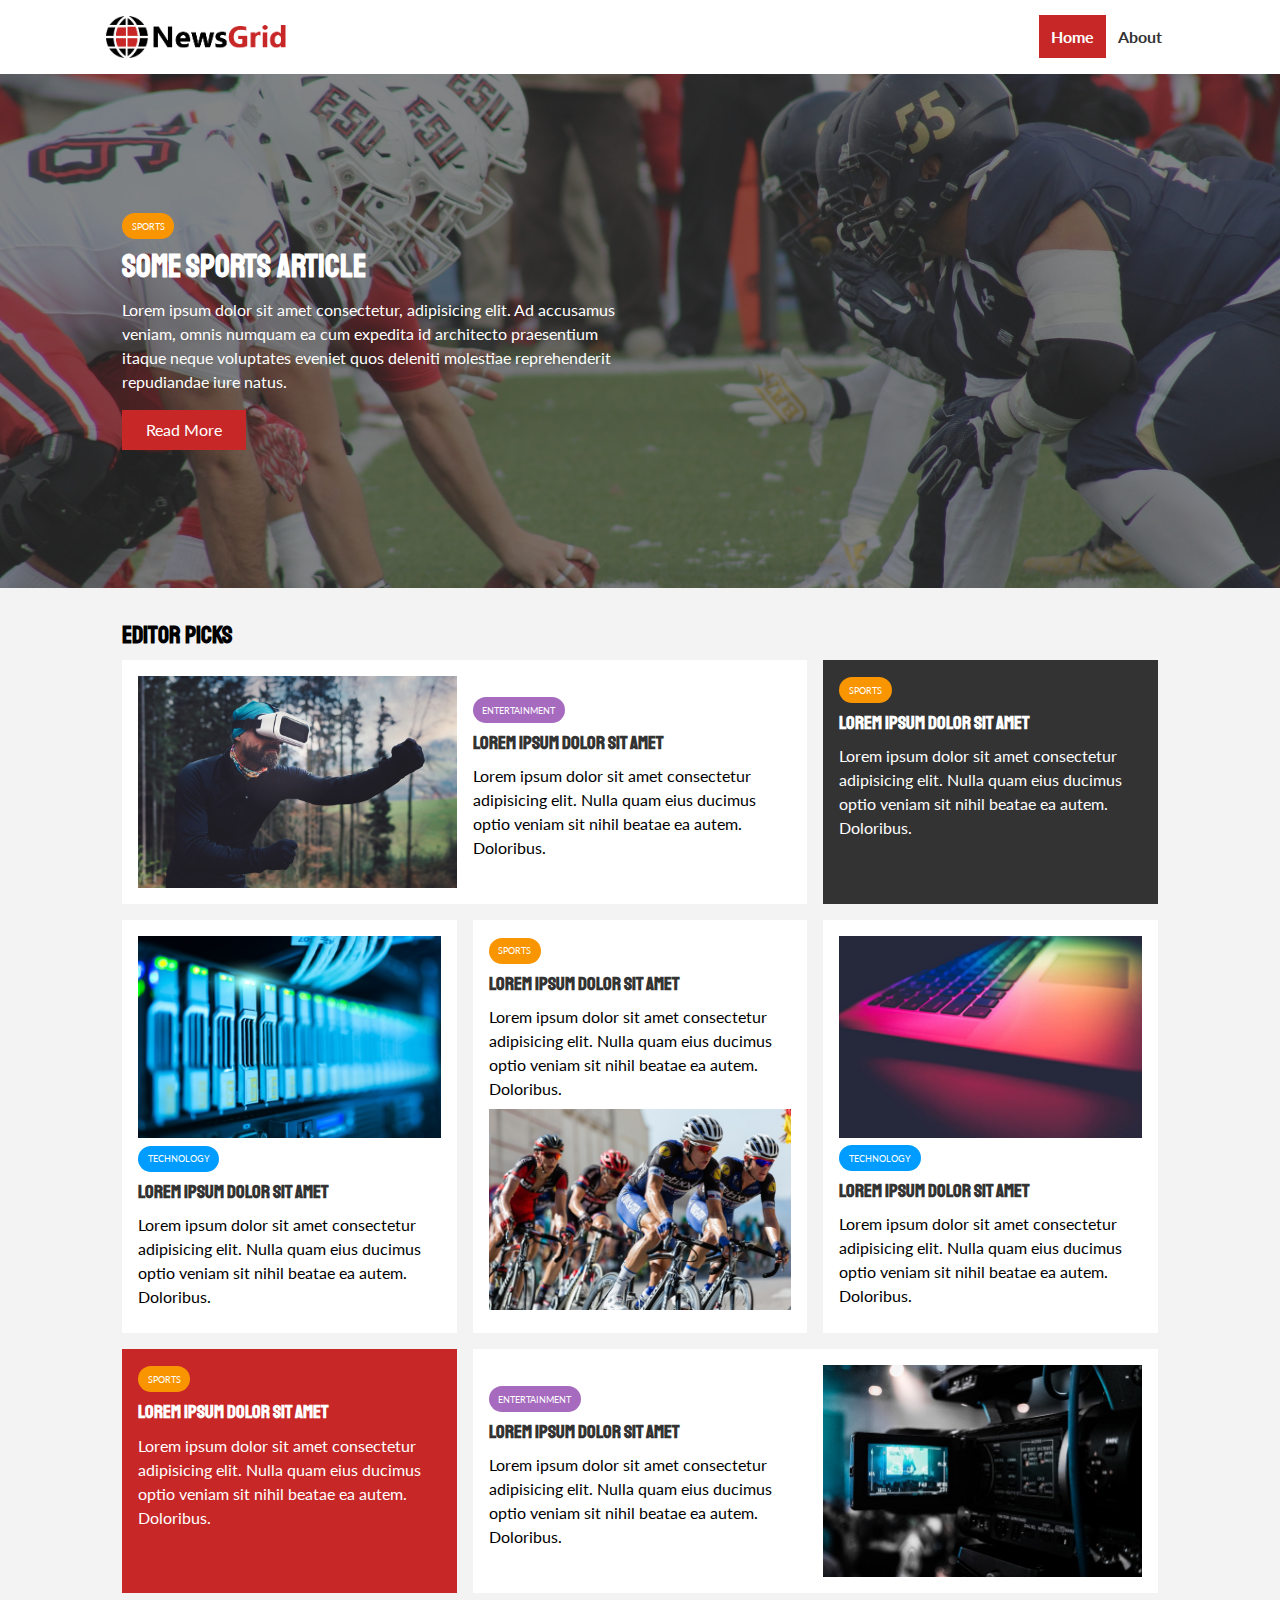
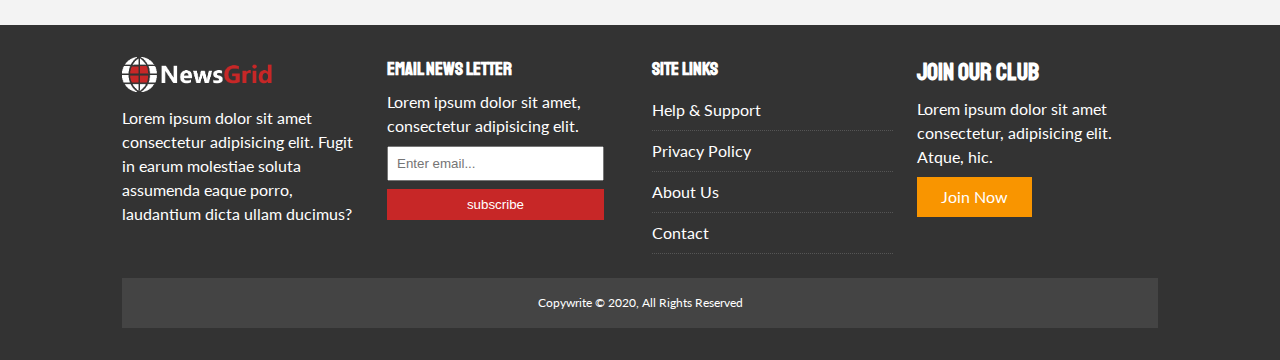
<file: index.html>
<!DOCTYPE html>
<html lang="en">
<head>
  <meta charset="UTF-8">
  <meta name="viewport" content="width=device-width, initial-scale=1.0">
  <link rel="preconnect" href="https://fonts.gstatic.com"> 
  <link href="https://fonts.googleapis.com/css2?family=Lato&family=Staatliches&display=swap" rel="stylesheet">
  <link rel="stylesheet" href="https://use.fontawesome.com/releases/v5.15.2/css/all.css" integrity="sha384-vSIIfh2YWi9wW0r9iZe7RJPrKwp6bG+s9QZMoITbCckVJqGCCRhc+ccxNcdpHuYu" crossorigin="anonymous">
  <link rel="stylesheet" href="css/style.css">
  <link rel="stylesheet" media="screen and (max-width:768px)" href="css/mobile.css">
  <link rel="shotcut icon" type="img/x-icon" href="favicon.ico">
  <title>Newsgrid | Latest News</title>
</head>
<body>
  <nav id="main-nav">
    <div class="container">
      <img src="img/logo.png" alt="newsgrid" class="logo">
      <div class="social">
        <a href="#" target="_blank"><i class="fab fa-facebook fa-2x"></i></a>
        <a href="#" target="_blank"><i class="fab fa-twitter fa-2x"></i></a>
        <a href="#" target="_blank"><i class="fab fa-instagram fa-2x"></i></a>
        <a href="#" target="_blank"><i class="fab fa-youtube fa-2x"></i></a>
      </div>
      <ul>
        <li><a href="index.html" class="current">Home</a></li>
        <li><a href="about.html">About</a></li>
      </ul>

    </div>
  </nav>

  <!-- showcase -->
  <header id="showcase">
    <div class="container">
      <div class="showcase-container">
        <div class="showcase-content">
          <div class="category category-sports">Sports</div>
          <h1>Some Sports Article</h1>
          <p>Lorem ipsum dolor sit amet consectetur, adipisicing elit. Ad accusamus veniam, omnis numquam ea cum expedita id architecto praesentium itaque neque voluptates eveniet quos deleniti molestiae reprehenderit repudiandae iure natus.</p>
          <a href="article.html" class="btn btn-primary">Read More</a>
        </div>
      </div>
    </div>
  </header>

  <!-- Home Articles -->
  <section id="home-articles" class="py-2">
    <div class="container">
        <h2>Editor Picks</h2>
        <div class="articles-container">
          <article class="card">
            <img src="img/articles/ent1.jpg" alt="">
            <div>
              <div class="category category-ent">Entertainment</div>
              <h3>
                <a href="article.html">Lorem ipsum dolor sit amet</a>
              </h3>
              <p>Lorem ipsum dolor sit amet consectetur adipisicing elit. Nulla quam eius ducimus optio veniam sit nihil beatae ea autem. Doloribus.</p>
            </div>
          </article>
          <article class="card bg-dark">
            <div class="category category-sports">Sports</div>
            <h3>
              <a href="article.html">Lorem ipsum dolor sit amet</a>
            </h3>
            <p>Lorem ipsum dolor sit amet consectetur adipisicing elit. Nulla quam eius ducimus optio veniam sit nihil beatae ea autem. Doloribus.</p>
          </article>
          <article class="card">
            <img src="img/articles/tech1.jpg" alt="">
            <div class="category category-tech">Technology</div>
            <h3>
              <a href="article.html">Lorem ipsum dolor sit amet</a>
            </h3>
            <p>Lorem ipsum dolor sit amet consectetur adipisicing elit. Nulla quam eius ducimus optio veniam sit nihil beatae ea autem. Doloribus.</p>
          </article>
          <article class="card">
            <div class="category category-sports">Sports</div>
            <h3>
              <a href="article.html">Lorem ipsum dolor sit amet</a>
            </h3>
            <p>Lorem ipsum dolor sit amet consectetur adipisicing elit. Nulla quam eius ducimus optio veniam sit nihil beatae ea autem. Doloribus.</p>
            <img src="img/articles/sports1.jpg" alt="">
          </article>
          <article class="card">
            <img src="img/articles/tech2.jpg" alt="">
            <div class="category category-tech">Technology</div>
            <h3>
              <a href="article.html">Lorem ipsum dolor sit amet</a>
            </h3>
            <p>Lorem ipsum dolor sit amet consectetur adipisicing elit. Nulla quam eius ducimus optio veniam sit nihil beatae ea autem. Doloribus.</p>
          </article>
          <article class="card bg-primary">
            <div class="category category-sports">Sports</div>
            <h3>
              <a href="article.html">Lorem ipsum dolor sit amet</a>
            </h3>
            <p>Lorem ipsum dolor sit amet consectetur adipisicing elit. Nulla quam eius ducimus optio veniam sit nihil beatae ea autem. Doloribus.</p>
          </article>
          <article class="card">
            <div>
              <div class="category category-ent">Entertainment</div>
              <h3>
                <a href="article.html">Lorem ipsum dolor sit amet</a>
              </h3>
              <p>Lorem ipsum dolor sit amet consectetur adipisicing elit. Nulla quam eius ducimus optio veniam sit nihil beatae ea autem. Doloribus.</p>
            </div>
            <img src="img/articles/ent2.jpg" alt="">
          </article>
        </div>
    </div>
  </section>

  <!-- footer -->
  <footer id="main-footer" class="py-2">
    <div class="container footer-container">
      <div>
        <img src="img/logo_light.png" alt="news-grid">
        <p>Lorem ipsum dolor sit amet consectetur adipisicing elit. Fugit in earum molestiae soluta assumenda eaque porro, laudantium dicta ullam ducimus?</p>
      </div>
      <div>
        <h3>Email News Letter</h3>
        <p>Lorem ipsum dolor sit amet, consectetur adipisicing elit.</p>
        <form>
          <input type="email" placeholder="Enter email...">
          <input type="submit" value="subscribe" class="btn btn-primary">
        </form>
      </div>
      <div>
        <h3>Site Links</h3>
        <ul class="list">
          <li><a href="#">Help & Support</a></li>
          <li><a href="#">Privacy Policy</a></li>
          <li><a href="#">About Us</a></li>
          <li><a href="#">Contact</a></li>
        </ul>
      </div>
      <div>
        <h2>Join Our Club</h2>
        <p>Lorem ipsum dolor sit amet consectetur, adipisicing elit. Atque, hic.</p>
        <a href="#" class="btn btn-secondary">Join Now</a>
      </div>
      <div>
        <p>Copywrite &copy; 2020, All Rights Reserved</p>
      </div>
    </div>
  </footer>
  
</body>
</html>
</file>
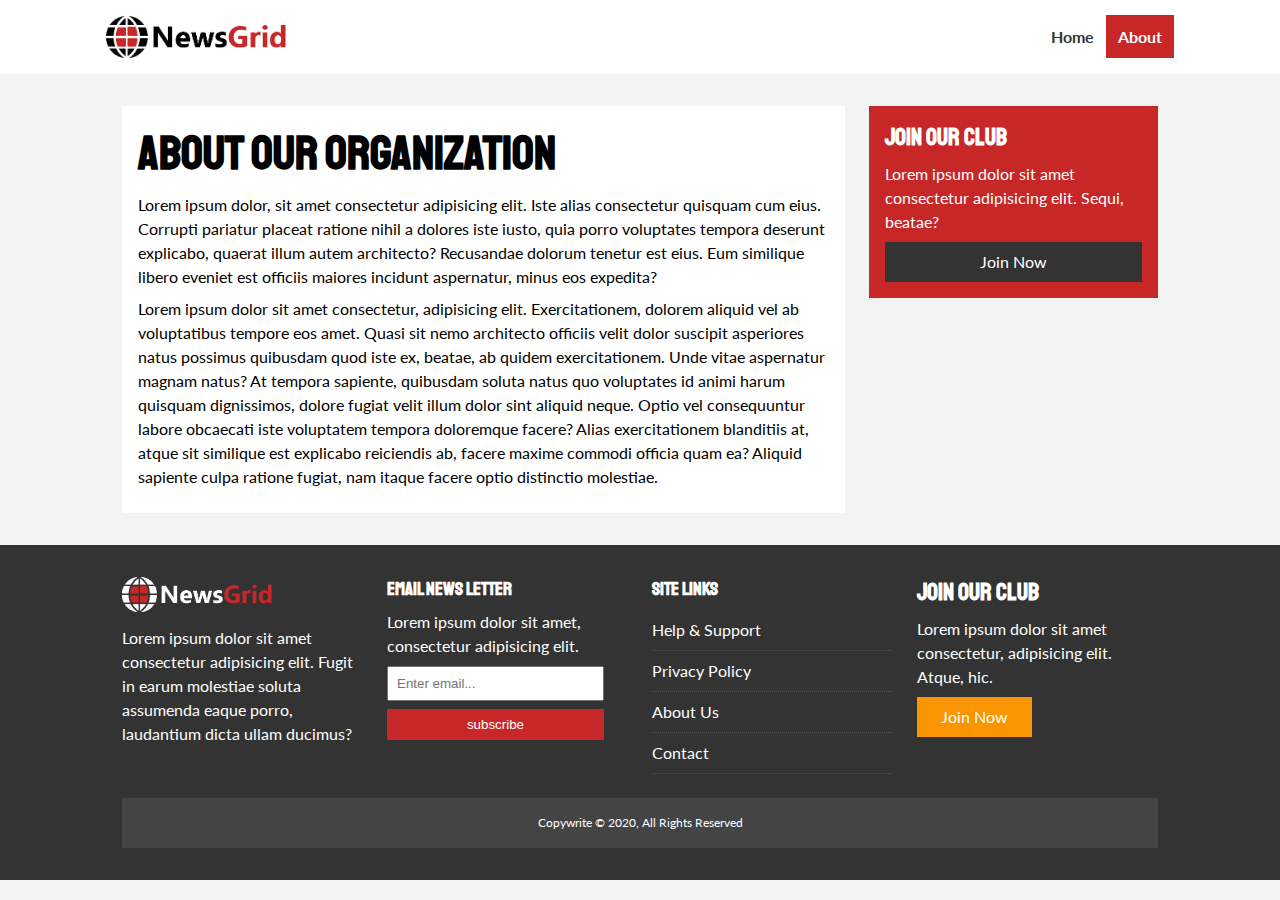
<file: about.html>
<!DOCTYPE html>
<html lang="en">
<head>
  <meta charset="UTF-8">
  <meta name="viewport" content="width=device-width, initial-scale=1.0">
  <link rel="preconnect" href="https://fonts.gstatic.com"> 
  <link href="https://fonts.googleapis.com/css2?family=Lato&family=Staatliches&display=swap" rel="stylesheet">
  <link rel="stylesheet" href="https://use.fontawesome.com/releases/v5.15.2/css/all.css" integrity="sha384-vSIIfh2YWi9wW0r9iZe7RJPrKwp6bG+s9QZMoITbCckVJqGCCRhc+ccxNcdpHuYu" crossorigin="anonymous">
  <link rel="stylesheet" href="css/style.css">
  <link rel="stylesheet" media="screen and (max-width:768px)" href="css/mobile.css">
  <link rel="shotcut icon" type="img/x-icon" href="favicon.ico">
  <title>Newsgrid | About</title>
</head>
<body>
  <nav id="main-nav">
    <div class="container">
      <img src="img/logo.png" alt="newsgrid" class="logo">
      <div class="social">
        <a href="#" target="_blank"><i class="fab fa-facebook fa-2x"></i></a>
        <a href="#" target="_blank"><i class="fab fa-twitter fa-2x"></i></a>
        <a href="#" target="_blank"><i class="fab fa-instagram fa-2x"></i></a>
        <a href="#" target="_blank"><i class="fab fa-youtube fa-2x"></i></a>
      </div>
      <ul>
        <li><a href="index.html">Home</a></li>
        <li><a href="about.html" class="current">About</a></li>
      </ul>

    </div>
  </nav>

  <section id="about">
    <div class="container">
      <div class="page-container">
        <article class="card">
          <h1 class="l-heading">About Our Organization</h1>
          <p>Lorem ipsum dolor, sit amet consectetur adipisicing elit. Iste alias consectetur quisquam cum eius. Corrupti pariatur placeat ratione nihil a dolores iste iusto, quia porro voluptates tempora deserunt explicabo, quaerat illum autem architecto? Recusandae dolorum tenetur est eius. Eum similique libero eveniet est officiis maiores incidunt aspernatur, minus eos expedita?</p>
          <p>Lorem ipsum dolor sit amet consectetur, adipisicing elit. Exercitationem, dolorem aliquid vel ab voluptatibus tempore eos amet. Quasi sit nemo architecto officiis velit dolor suscipit asperiores natus possimus quibusdam quod iste ex, beatae, ab quidem exercitationem. Unde vitae aspernatur magnam natus? At tempora sapiente, quibusdam soluta natus quo voluptates id animi harum quisquam dignissimos, dolore fugiat velit illum dolor sint aliquid neque. Optio vel consequuntur labore obcaecati iste voluptatem tempora doloremque facere? Alias exercitationem blanditiis at, atque sit similique est explicabo reiciendis ab, facere maxime commodi officia quam ea? Aliquid sapiente culpa ratione fugiat, nam itaque facere optio distinctio molestiae.</p>
        </article>
        <aside class="card bg-primary">
          <h2>Join Our Club</h2>
          <p>Lorem ipsum dolor sit amet consectetur adipisicing elit. Sequi, beatae?</p>
          <a href="" class="btn btn-dark btn-block">Join Now</a>
        </aside>
      </div>
    </div>
  </section>
  
  <!-- footer -->
  <footer id="main-footer" class="py-2">
    <div class="container footer-container">
      <div>
        <img src="img/logo_light.png" alt="news-grid">
        <p>Lorem ipsum dolor sit amet consectetur adipisicing elit. Fugit in earum molestiae soluta assumenda eaque porro, laudantium dicta ullam ducimus?</p>
      </div>
      <div>
        <h3>Email News Letter</h3>
        <p>Lorem ipsum dolor sit amet, consectetur adipisicing elit.</p>
        <form>
          <input type="email" placeholder="Enter email...">
          <input type="submit" value="subscribe" class="btn btn-primary">
        </form>
      </div>
      <div>
        <h3>Site Links</h3>
        <ul class="list">
          <li><a href="#">Help & Support</a></li>
          <li><a href="#">Privacy Policy</a></li>
          <li><a href="#">About Us</a></li>
          <li><a href="#">Contact</a></li>
        </ul>
      </div>
      <div>
        <h2>Join Our Club</h2>
        <p>Lorem ipsum dolor sit amet consectetur, adipisicing elit. Atque, hic.</p>
        <a href="#" class="btn btn-secondary">Join Now</a>
      </div>
      <div>
        <p>Copywrite &copy; 2020, All Rights Reserved</p>
      </div>
    </div>
  </footer>
  
</body>
</html>
</file>
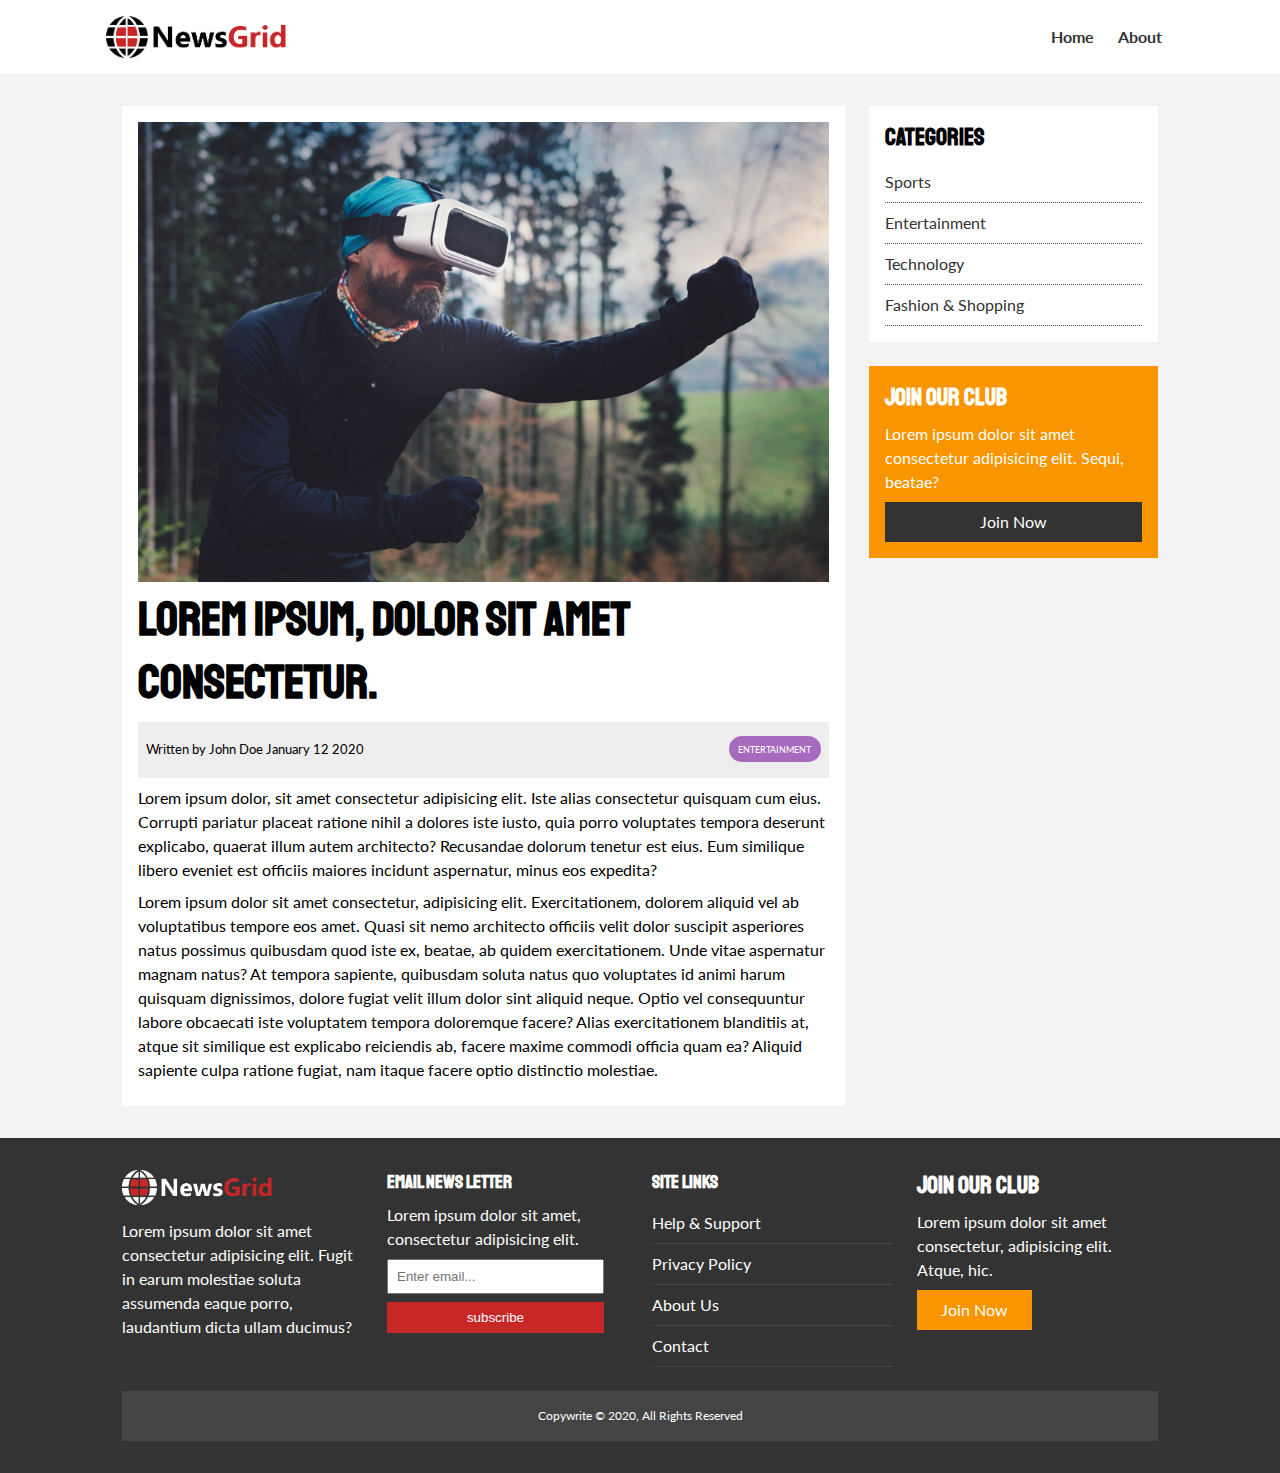
<file: article.html>
<!DOCTYPE html>
<html lang="en">
<head>
  <meta charset="UTF-8">
  <meta name="viewport" content="width=device-width, initial-scale=1.0">
  <link rel="preconnect" href="https://fonts.gstatic.com"> 
  <link href="https://fonts.googleapis.com/css2?family=Lato&family=Staatliches&display=swap" rel="stylesheet">
  <link rel="stylesheet" href="https://use.fontawesome.com/releases/v5.15.2/css/all.css" integrity="sha384-vSIIfh2YWi9wW0r9iZe7RJPrKwp6bG+s9QZMoITbCckVJqGCCRhc+ccxNcdpHuYu" crossorigin="anonymous">
  <link rel="stylesheet" href="css/style.css">
  <link rel="stylesheet" media="screen and (max-width:768px)" href="css/mobile.css">
  <link rel="shotcut icon" type="img/x-icon" href="favicon.ico">
  <title>Newsgrid | Article</title>
</head>
<body>
  <nav id="main-nav">
    <div class="container">
      <img src="img/logo.png" alt="newsgrid" class="logo">
      <div class="social">
        <a href="#" target="_blank"><i class="fab fa-facebook fa-2x"></i></a>
        <a href="#" target="_blank"><i class="fab fa-twitter fa-2x"></i></a>
        <a href="#" target="_blank"><i class="fab fa-instagram fa-2x"></i></a>
        <a href="#" target="_blank"><i class="fab fa-youtube fa-2x"></i></a>
      </div>
      <ul>
        <li><a href="index.html">Home</a></li>
        <li><a href="about.html">About</a></li>
      </ul>

    </div>
  </nav>

  <section id="article">
    <div class="container">
      <div class="page-container">
        <article class="card">
          <img src="img/articles/ent1.jpg" alt="">
          <h1 class="l-heading">Lorem ipsum, dolor sit amet consectetur.</h1>
          <div class="meta">
            <small>
              <i class="fas fa-user"></i> Written by John Doe January 12 2020
            </small>
            <div class="category category-ent">Entertainment</div>
          </div>
          <p>Lorem ipsum dolor, sit amet consectetur adipisicing elit. Iste alias consectetur quisquam cum eius. Corrupti pariatur placeat ratione nihil a dolores iste iusto, quia porro voluptates tempora deserunt explicabo, quaerat illum autem architecto? Recusandae dolorum tenetur est eius. Eum similique libero eveniet est officiis maiores incidunt aspernatur, minus eos expedita?</p>
          <p>Lorem ipsum dolor sit amet consectetur, adipisicing elit. Exercitationem, dolorem aliquid vel ab voluptatibus tempore eos amet. Quasi sit nemo architecto officiis velit dolor suscipit asperiores natus possimus quibusdam quod iste ex, beatae, ab quidem exercitationem. Unde vitae aspernatur magnam natus? At tempora sapiente, quibusdam soluta natus quo voluptates id animi harum quisquam dignissimos, dolore fugiat velit illum dolor sint aliquid neque. Optio vel consequuntur labore obcaecati iste voluptatem tempora doloremque facere? Alias exercitationem blanditiis at, atque sit similique est explicabo reiciendis ab, facere maxime commodi officia quam ea? Aliquid sapiente culpa ratione fugiat, nam itaque facere optio distinctio molestiae.</p>
        </article>
        <aside id="categories" class="card">
          <h2>Categories</h2>
          <ul class="list">
            <li><a href="#"><i class="fas fa-chevron-right"></i> 
            Sports</a></li>
            <li><a href="#"><i class="fas fa-chevron-right"></i> 
            Entertainment</a></li>
            <li><a href="#"><i class="fas fa-chevron-right"></i> 
            Technology</a></li>
            <li><a href="#"><i class="fas fa-chevron-right"></i> 
            Fashion & Shopping</a></li>
          </ul>
        </aside>
        <aside class="card bg-secondary">
          <h2>Join Our Club</h2>
          <p>Lorem ipsum dolor sit amet consectetur adipisicing elit. Sequi, beatae?</p>
          <a href="" class="btn btn-dark btn-block">Join Now</a>
        </aside>
      </div>
    </div>
  </section>
  
  <!-- footer -->
  <footer id="main-footer" class="py-2">
    <div class="container footer-container">
      <div>
        <img src="img/logo_light.png" alt="news-grid">
        <p>Lorem ipsum dolor sit amet consectetur adipisicing elit. Fugit in earum molestiae soluta assumenda eaque porro, laudantium dicta ullam ducimus?</p>
      </div>
      <div>
        <h3>Email News Letter</h3>
        <p>Lorem ipsum dolor sit amet, consectetur adipisicing elit.</p>
        <form>
          <input type="email" placeholder="Enter email...">
          <input type="submit" value="subscribe" class="btn btn-primary">
        </form>
      </div>
      <div>
        <h3>Site Links</h3>
        <ul class="list">
          <li><a href="#">Help & Support</a></li>
          <li><a href="#">Privacy Policy</a></li>
          <li><a href="#">About Us</a></li>
          <li><a href="#">Contact</a></li>
        </ul>
      </div>
      <div>
        <h2>Join Our Club</h2>
        <p>Lorem ipsum dolor sit amet consectetur, adipisicing elit. Atque, hic.</p>
        <a href="#" class="btn btn-secondary">Join Now</a>
      </div>
      <div>
        <p>Copywrite &copy; 2020, All Rights Reserved</p>
      </div>
    </div>
  </footer>
  
</body>
</html>
</file>
<file: css/style.css>
:root {
  --primary-color: #c72727;
  --secondary-color: #f99500;
  --light-color: #f3f3f3;
  --dark-color: #333;
  --max-width: 1100px;
}

.category {
  --sports-color: #f99500;
  --ent-color: #a66bbe;
  --tech-color: #009cff;
}

* {
  padding: 0;
  margin: 0;
  box-sizing: border-box;
}

body {
  font-family: 'lato', sans-serif;
  line-height: 1.5;
  background: var(--light-color);
}

a {
  color: #333;
  text-decoration: none;
}

ul {
  list-style: none;
}

img {
  width: 100%;
}

h1, h2, h3, h4, h5, h6 {
  font-family: 'Staatliches', cursive;
  margin-bottom: .55rem;
  line-height: 1.3;
}

p {
  margin: 0.5rem 0;
}

/* utilities */
.container {
  max-width: var(--max-width);
  margin: auto;
  padding: 0 2rem;
  overflow: hidden;
}

.category {
  display: inline-block;
  color: #fff;
  font-size: 0.55rem;
  text-transform: uppercase;
  padding: 0.4rem 0.6rem;
  border-radius: 15px;
  margin-bottom: 0.5rem;
}

.category-sports { background: var(--sports-color)}
.category-ent { background: var(--ent-color)}
.category-tech { background: var(--tech-color)}

.btn {
  display: inline-block;
  border: none;
  background: var(--dark-color);
  color: white;
  padding: 0.5rem 1.5rem;
}

.btn-light { background: var(--light-color)}
.btn-primary { background: var(--primary-color)}
.btn-secondary { background: var(--secondary-color)}

.btn:hover {
  opacity: 0.9;
}

.btn-block {
  display: block;
  width: 100%;
  text-align: center;
}

.card {
  background: #fff;
  padding: 1rem;
}

.bg-dark {
  background: var(--dark-color);
  color: #fff;
}

.bg-primary {
  background: var(--primary-color);
  color: #fff;
}
.bg-secondary {
  background: var(--secondary-color);
  color: #fff;
}

.bg-dark h1,
.bg-dark h2,
.bg-dark h3,
.bg-dark a,
.bg-primary h1,
.bg-primary h2,
.bg-primary h3,
.bg-primary a,
.bg-secondary h1,
.bg-secondary h2,
.bg-secondary h3,
.bg-secondary a {
  color:#fff;
}

.py-1 { padding: 1.5rem 0 }
.py-2 { padding: 2rem 0 }
.py-3 { padding: 3rem 0 }
.p-1 { padding: 1.5rem }
.p-2 { padding: 2rem }
.p-3 { padding: 3rem }

.l-heading {
  font-size: 3rem;
}

.list li {
  padding: 0.5rem 0;
  border-bottom: #555 dotted 1px;
}

.list li a:hover {
  color: var(--primary-color) !important;
}

/* inner page container */
.page-container {
  display: grid;
  grid-template-columns: 5fr 2fr;
  margin: 2rem 0;
  gap: 1.5rem;
}

.page-container > *:first-child {
  grid-row: 1 / span 3;
}

/* navigation */
#main-nav {
  background: #fff;
  position: sticky;
  top: 0;
  z-index: 2;
}

#main-nav .container {
  display: grid;
  grid-template-columns: 6fr 3fr 2fr;
  padding: 1rem;
  align-items: center;
}

#main-nav .logo {
  width: 180px;
}

#main-nav ul {
  justify-self: end;
  display: flex;
}

#main-nav ul li a {
  padding: 0.75rem;
  font-weight: bold;
}

#main-nav ul li a.current {
  background-color: var(--primary-color);
  color: #fff;
}

#main-nav ul li a:hover {
  background: var(--light-color);
  color: var(--dark-color);
}

#main-nav .social {
  justify-self: center;
}

#main-nav .social i {
  color: #777;
  margin-right: 0.5rem;
}

/* showcase */
#showcase {
  color: #fff;
  background: #333;
  padding: 2rem;
  position: relative;
}

#showcase:before {
  content: '';
  background: url('../img/featured.jpg') no-repeat
  center center/cover;
  position: absolute;
  top: 0;
  left: 0;
  width: 100%;
  height: 100%;
  opacity: 0.4;
}

#showcase .showcase-container {
  display: grid;
  grid-template-columns: repeat(2, 1fr);
  justify-content: center;
  align-items: center;
  height: 50vh;
}

#showcase .showcase-content {
  z-index: 1;
}

#showcase .showcase-content p {
  margin-bottom: 1rem;
}

/* home articles */
#home-articles .articles-container {
  display: grid;
  grid-template-columns: repeat(3, 1fr);
  gap: 1rem;
}

#home-articles .articles-container > *:first-child, 
#home-articles .articles-container > *:last-child {
  display: grid;
  grid-template-columns: repeat(2, 1fr);
  gap: 1rem;
  align-items: center;
  grid-column: 1 / span 2; 
}

#home-articles .articles-container > *:last-child {
  grid-column: 2/ span 2;
}

#article .meta {
  display: flex;
  justify-content: space-between;
  align-items: center;
  background: #eee;
  padding: 0.5rem;
}

#article .meta .category {
  margin-top: 0.4rem;
}

/* footer */
#main-footer {
  background: var(--dark-color);
  color: #fff;
}

#main-footer img {
  width: 150px;
}

#main-footer a {
  color: #fff;
}

#main-footer .footer-container {
  display: grid;
  grid-template-columns: repeat(4,1fr);
  grid-gap: 1.5rem;
}

#main-footer .footer-container > *:last-child {
  background: #444;
  grid-column: 1 / span 4;
  padding: .5rem;
  text-align: center;
  font-size: 0.75rem;
}

#main-footer .footer-container input[type='email'] {
  width: 90%;
  padding: 0.5rem;
  margin-bottom: 0.5rem;
}

#main-footer .footer-container input[type='submit'] {
  width: 90%;

}
</file>
<file: css/mobile.css>
/* navigation */
#main-nav .social {
  display: none;
}
#main-nav .container {
  grid-template-columns: 1fr;
  gap: 1.2rem;
}

#main-nav ul,
#main-nav .logo {
  justify-self: center;
}

#main-nav ul li a {
  padding: 0.50rem;
}

#home-articles .articles-container {
  grid-template-columns: repeat(2, 1fr);
}

#home-articles .articles-container > *:first-child,
#home-articles .articles-container > *:last-child {
  grid-template-columns: 1fr;
  grid-column: 1;
}

@media(max-width: 600px) {
  /* stack grid items */
  #showcase .showcase-container,
  #home-articles .articles-container,
  #main-footer .footer-container {
    grid-template-columns: 1fr;
  }
  #main-footer .footer-container > *:last-child {
    grid-column: 1;
  }

  #main-footer .footer-container > *:first-child,
  #main-footer .footer-container > *:nth-child(2) {
    border-bottom: #444 dotted 1px;
    padding-bottom: 1rem;
  }

  .page-container {
    grid-template-columns: 1fr;
    text-align: center;
  }

  .page-container > *:first-child {
    grid-row: 1;
  }

  .l-heading {
    font-size: 2rem;
  }

}
</file>
